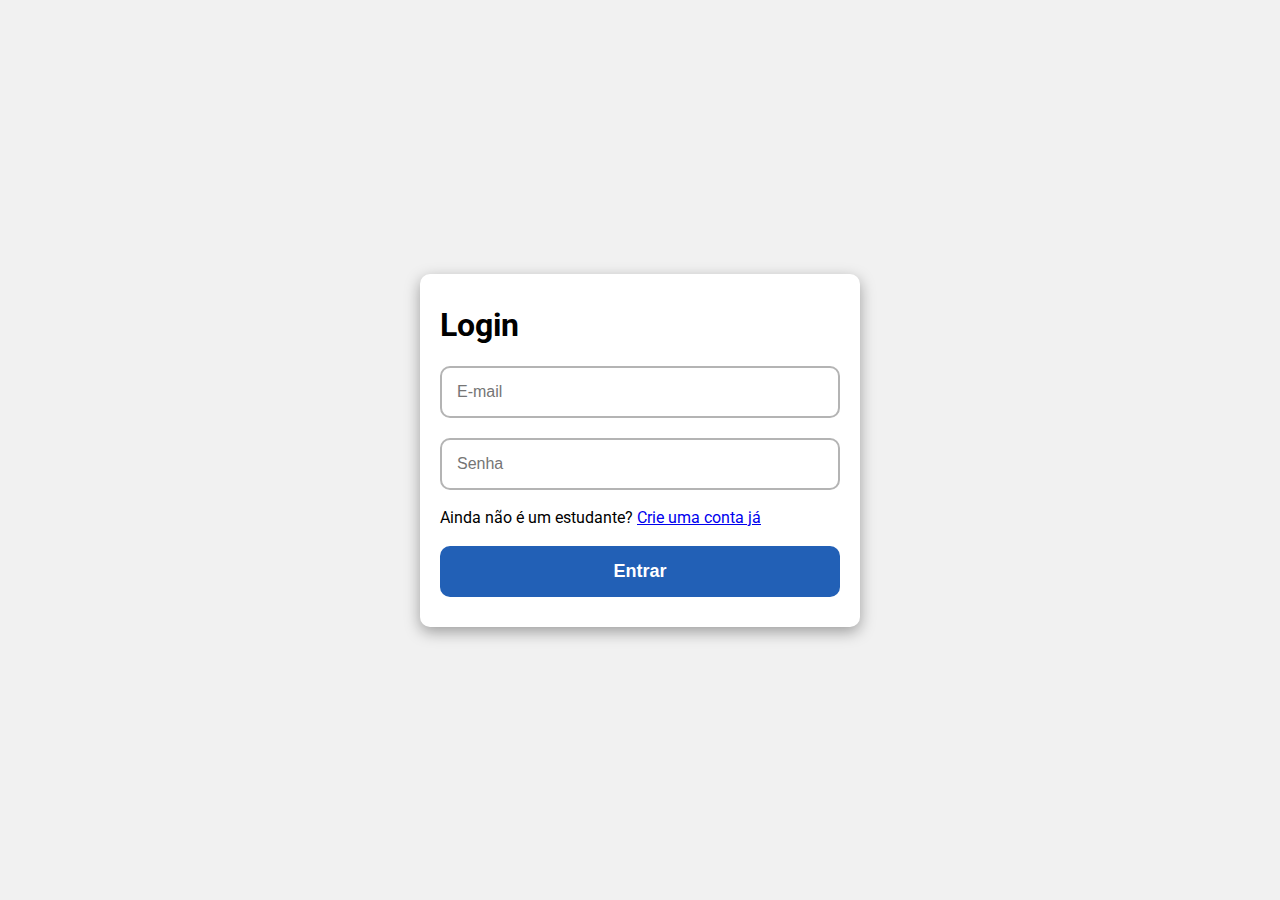
<file: index.html>
<!DOCTYPE html>
<html lang="en">
<head>
  <title>English App - SignIn</title>

  <meta charset="UTF-8">
  <meta http-equiv="X-UA-Compatible" content="IE=edge">
  <meta name="viewport" content="width=device-width, initial-scale=1.0">
  <link rel="stylesheet" href="global.css">
  <link rel="stylesheet" href="styles.css">
  <link rel="icon" href="https://icons.iconarchive.com/icons/custom-icon-design/flag-3/256/United-States-Flag-icon.png">
  <link rel="preconnect" href="https://fonts.googleapis.com">
  <link rel="preconnect" href="https://fonts.gstatic.com" crossorigin>
  <link href="https://fonts.googleapis.com/css2?family=Roboto:ital,wght@0,400;0,700;1,400&display=swap" rel="stylesheet">
</head>
<body>

  <div class="container">
    <div class="card">
      <h1>Login</h1>

      <input type="email" placeholder="E-mail">
      <input type="password" placeholder="Senha">
      
      <p>Ainda não é um estudante? <a href="./signup.html">Crie uma conta já</a></p>

      <button class="signin"> Entrar </button>
    </div>
  </div>
</body>
</html>
</file>
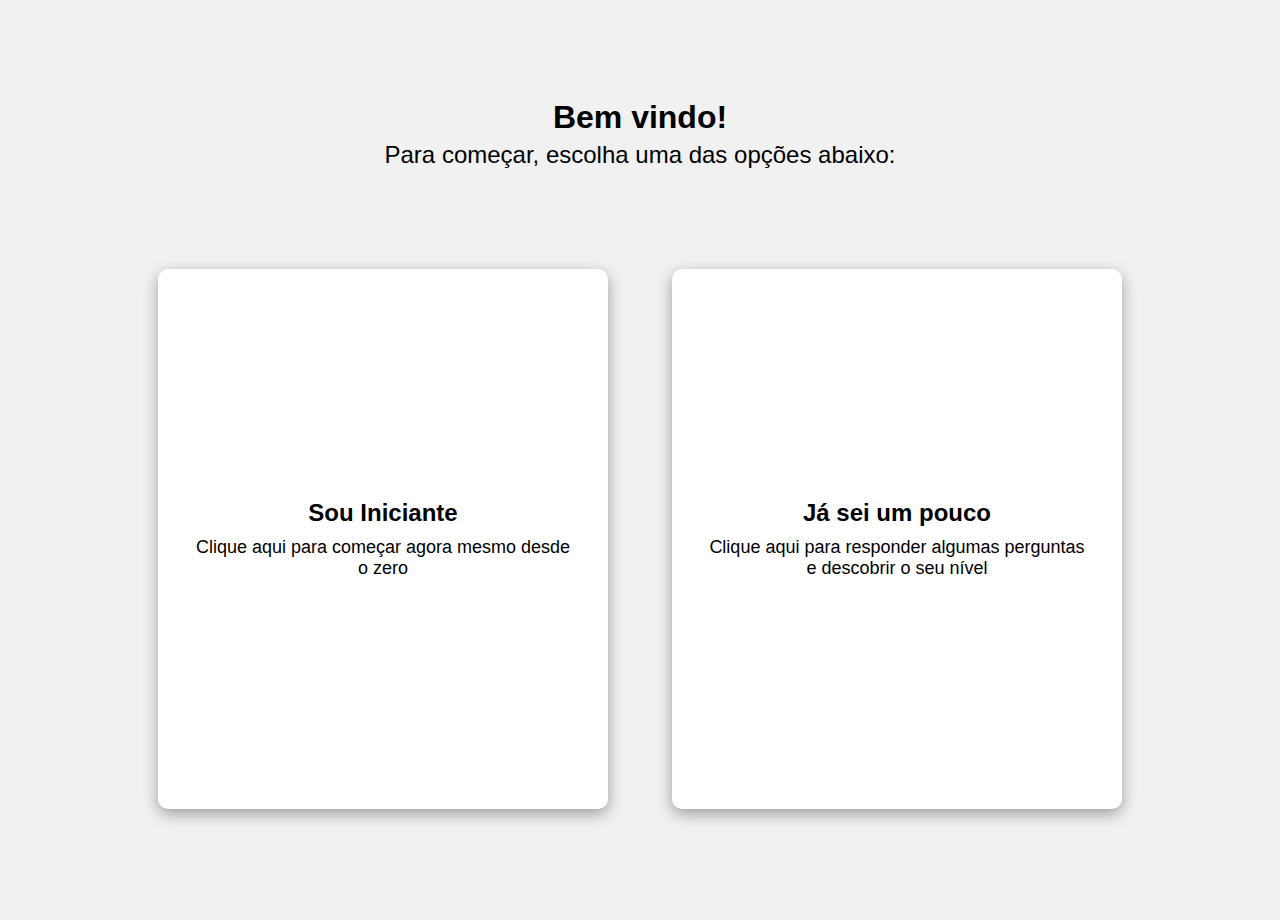
<file: chooseLevel.html>
<!DOCTYPE html>
<html lang="en">
  <head>
    <title>English App - Choose Level</title>

    <meta charset="UTF-8">
    <meta http-equiv="X-UA-Compatible" content="IE=edge">
    <meta name="viewport" content="width=device-width, initial-scale=1.0">
    <link rel="stylesheet" href="global.css">
    <link rel="stylesheet" href="chooseLevel.css">
  </head>
  <body>
    <div class="container">
      <div class="titleWrapper" >
        <h1>Bem vindo!</h1>
        <p>Para começar, escolha uma das opções abaixo:</p>
      </div>
    
      <div class="cardsWrapper">
        <button class="card basic">
          <h2>Sou Iniciante</h2>
          <h3>Clique aqui para começar agora mesmo desde o zero</h3>
        </button>

        <button class="card quiz" onclick="window.location.href='./levelingQuestions.html'">
          <h2>Já sei um pouco</h2>
          <h3>Clique aqui para responder algumas perguntas e descobrir o seu nível</h3>
        </button>
      </div>
    </div>
  </body>
</html>
</file>
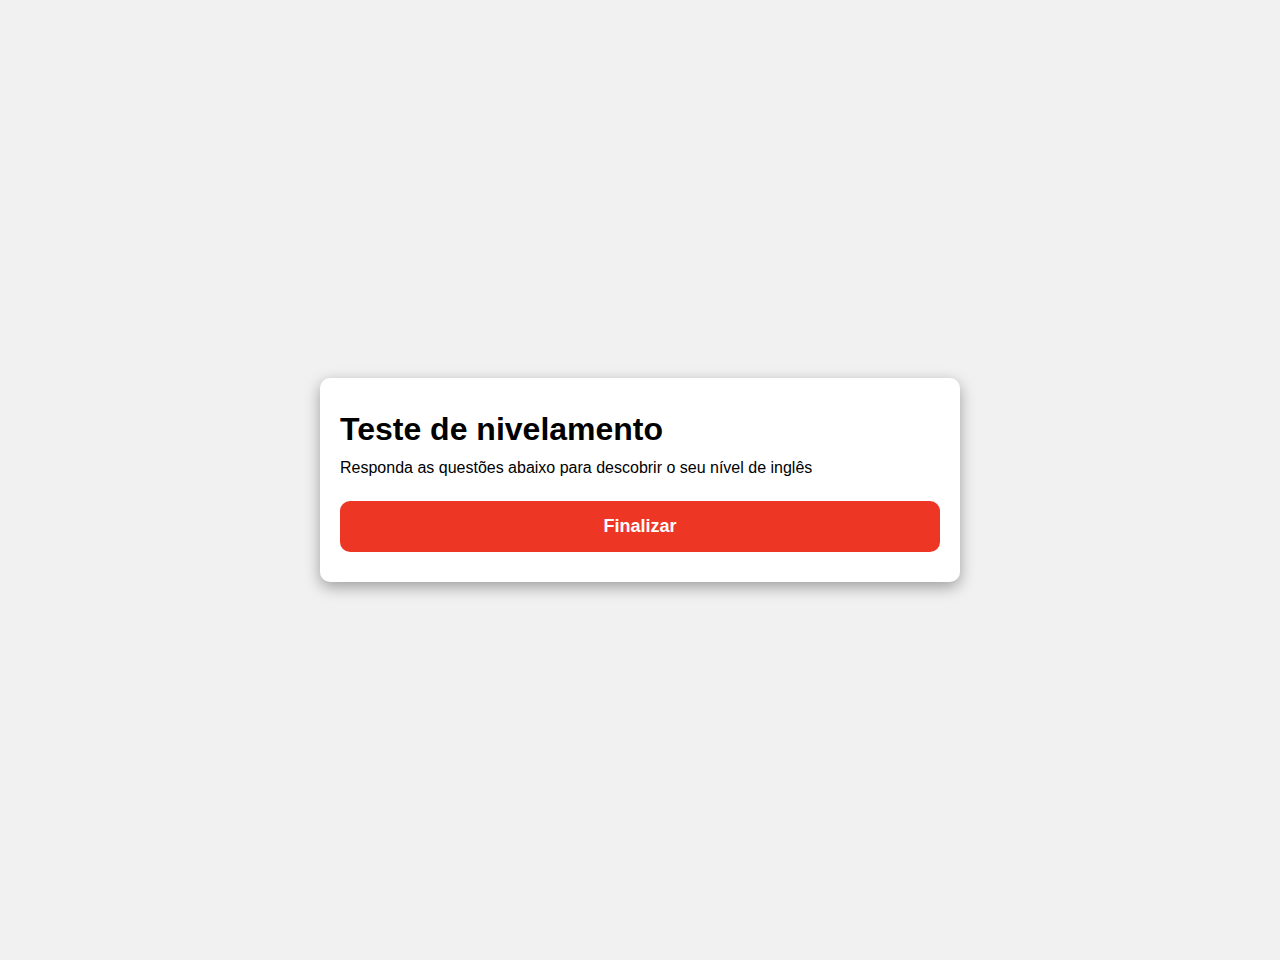
<file: levelingQuestions.html>
<!DOCTYPE html>
<html lang="en">
<head>
  <meta charset="UTF-8">
  <meta http-equiv="X-UA-Compatible" content="IE=edge">
  <meta name="viewport" content="width=device-width, initial-scale=1.0">
  <link rel="stylesheet" href="global.css">
  <link rel="stylesheet" href="levelingQuestions.css"> 
  <title>English app - leveling</title>
</head>
<body>
  <div class="container">
    <div class="card">
      <form id='form'>
        <h1>Teste de nivelamento</h1>
        <h2>Responda as questões abaixo para descobrir o seu nível de inglês</h2>
        
        <div id="questions">
        </div>

        <button type="submit" > Finalizar </button>
      </form>
    </div>
  </div>
</body>
<script src="./levelingQuestions.js"></script>
</html>
</file>
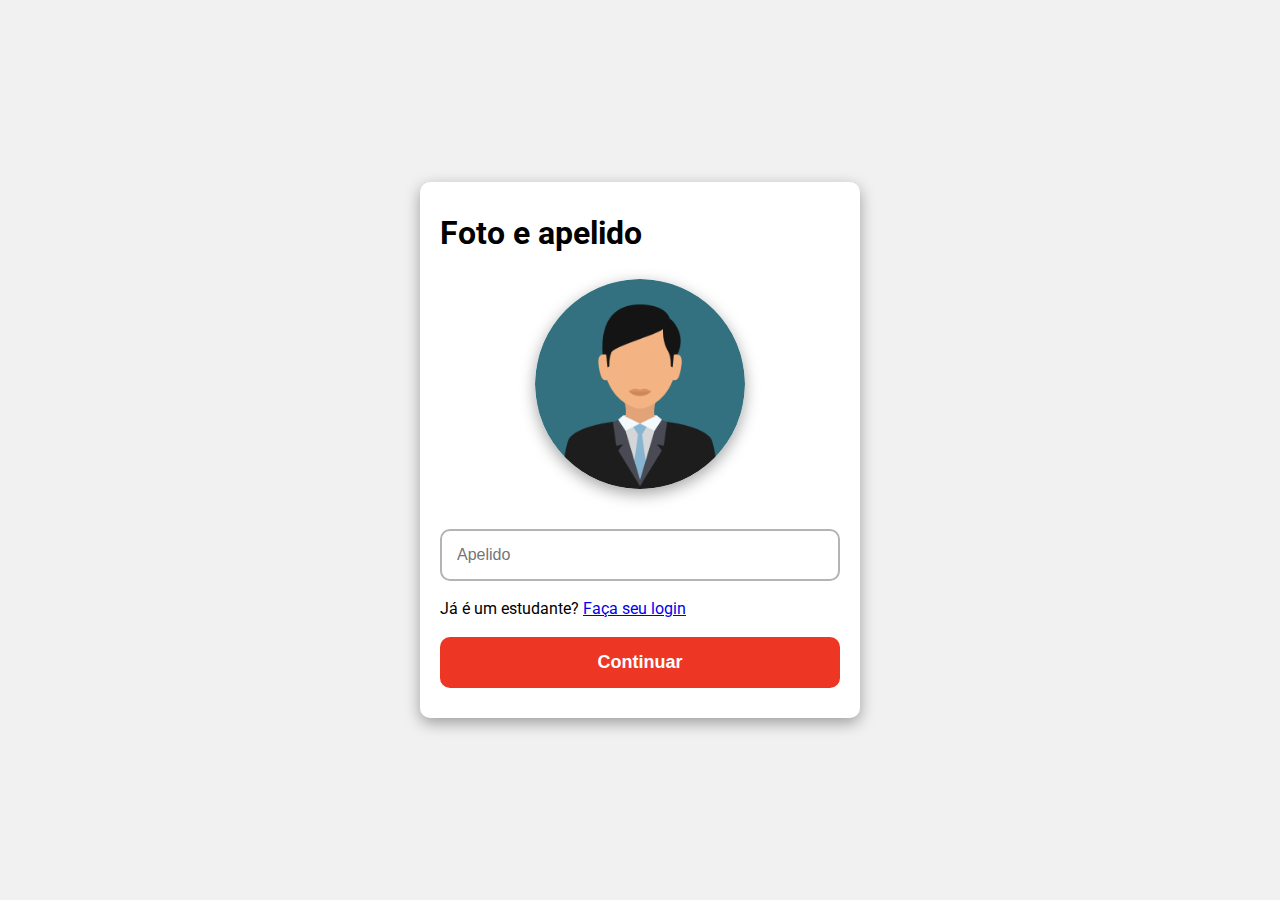
<file: photo.html>
<!DOCTYPE html>
<html lang="en">
<head>
  <title>English App - Photo</title>

  <meta charset="UTF-8">
  <meta http-equiv="X-UA-Compatible" content="IE=edge">
  <meta name="viewport" content="width=device-width, initial-scale=1.0">
  <link rel="stylesheet" href="global.css">
  <link rel="stylesheet" href="photo.css">
  <link rel="icon" href="https://icons.iconarchive.com/icons/custom-icon-design/flag-3/256/United-States-Flag-icon.png">
  <link rel="preconnect" href="https://fonts.googleapis.com">
  <link rel="preconnect" href="https://fonts.gstatic.com" crossorigin>
  <link href="https://fonts.googleapis.com/css2?family=Roboto:ital,wght@0,400;0,700;1,400&display=swap" rel="stylesheet">
  <link rel="stylesheet" href="https:/stackpath.bootstrapcdn.com/font-awesome/4.7.0/css/font-awesome.min.css" crossorigin="anonymous"/>
</head>
<body>
    <div class="container">
      <div class="card">
        <h1>Foto e apelido</h1>

        <div class="photo">
          <input type="file" class="my_file" >
        </div>

        <input type="text" placeholder="Apelido">
        
        <p>Já é um estudante? <a href="/index.html">Faça seu login</a></p>

        <button class="signup"  onclick="window.location.href='./chooseLevel.html'"> Continuar </button>
      </div>
    </div>
</body>
</html>
</file>
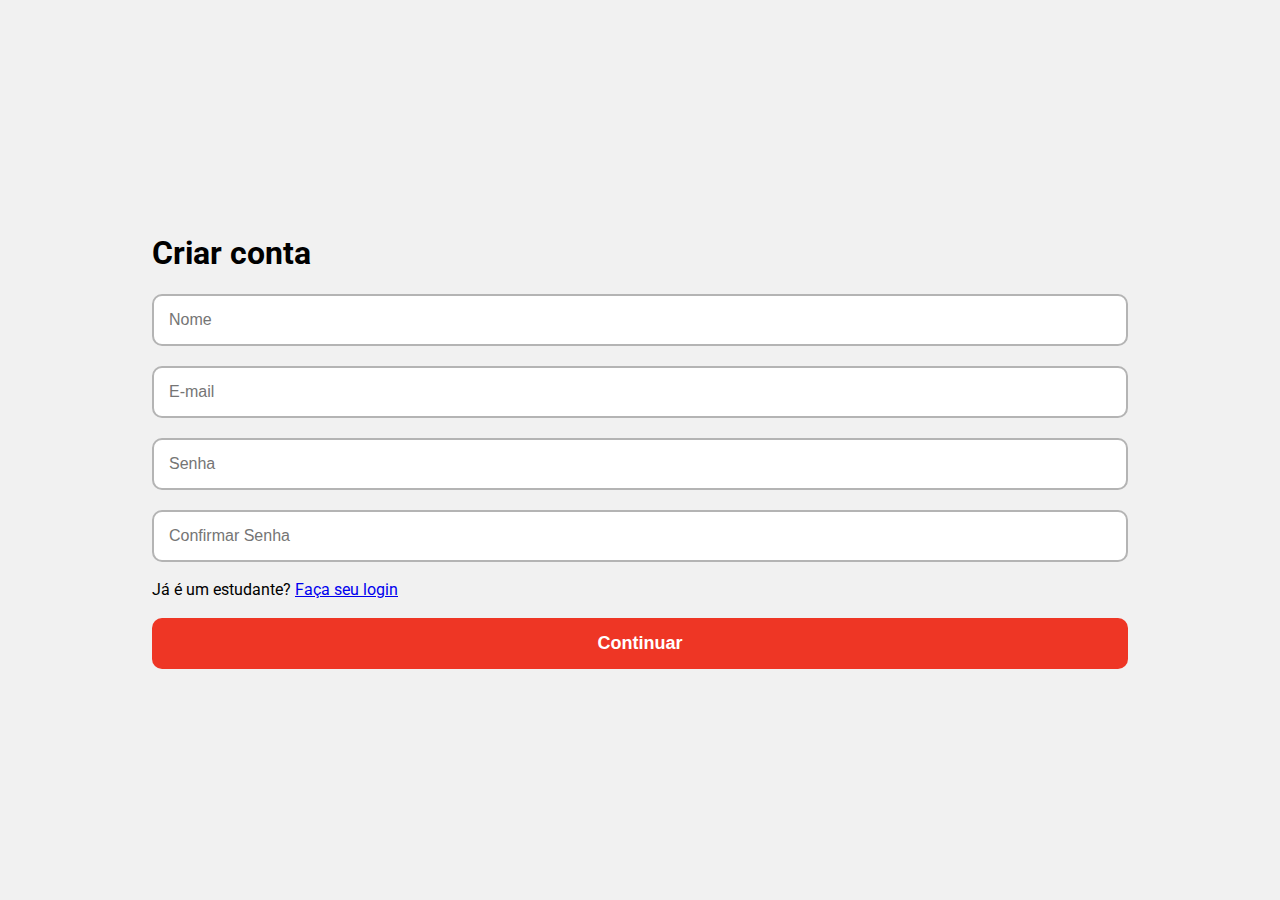
<file: signup.html>
<!DOCTYPE html>
<html lang="en">
<head>
  <title>English App - Signup</title>

  <meta charset="UTF-8">
  <meta http-equiv="X-UA-Compatible" content="IE=edge">
  <meta name="viewport" content="width=device-width, initial-scale=1.0">
  <link rel="stylesheet" href="global.css">
  <link rel="stylesheet" href="styles.css">
  <link rel="icon" href="https://icons.iconarchive.com/icons/custom-icon-design/flag-3/256/United-States-Flag-icon.png">
  <link rel="preconnect" href="https://fonts.googleapis.com">
  <link rel="preconnect" href="https://fonts.gstatic.com" crossorigin>
  <link href="https://fonts.googleapis.com/css2?family=Roboto:ital,wght@0,400;0,700;1,400&display=swap" rel="stylesheet">
</head>
<body>

  <div class="container">
    <div class="content">
      <h1>Criar conta</h1>

      <input type="text" placeholder="Nome">
      <input type="email" placeholder="E-mail">
      <input type="password" placeholder="Senha">
      <input type="password" placeholder="Confirmar Senha">
      
      <p>Já é um estudante? <a href="/index.html">Faça seu login</a></p>

      <button class="signup"> Continuar </button>
    </div>
  </div>
</body>
</html>
</file>
<file: global.css>
html, body, div, span, applet, object, iframe,
h1, h2, h3, h4, h5, h6, p, blockquote, pre,
a, abbr, acronym, address, big, cite, code,
del, dfn, em, img, ins, kbd, q, s, samp,
small, strike, strong, sub, sup, tt, var,
b, u, i, center,
dl, dt, dd, ol, ul, li,
fieldset, form, label, legend,
table, caption, tbody, tfoot, thead, tr, th, td,
article, aside, canvas, details, embed, 
figure, figcaption, footer, header, hgroup, 
menu, nav, output, ruby, section, summary,
time, mark, audio, video {
    margin: 0;
    padding: 0;
    border: 0;
    font-size: 100%;
    font: inherit;
    vertical-align: baseline;
}
/* HTML5 display-role reset for older browsers */
article, aside, details, figcaption, figure, 
footer, header, hgroup, menu, nav, section {
    display: block;
}
body {
    line-height: 1;
    font-family: 'Roboto', sans-serif;
}
ol, ul {
    list-style: none;
}
blockquote, q {
    quotes: none;
}
blockquote:before, blockquote:after,
q:before, q:after {
    content: '';
    content: none;
}
table {
    border-collapse: collapse;
    border-spacing: 0;
}
input {
  box-sizing: border-box;
}

:root {
  --background: rgb(241, 241, 241) ;
  --card-background: white;
  --blue: #2260b6;
  --red: #EE3625;
}
</file>
<file: styles.css>
.container{
  background: var(--background);
  display: flex;
  height: 100vh;
  justify-content: center;
  align-items: center;
}

.card {
  background: var(--card-background);
  height: fit-content;
  width: 400px;
  padding: 20px;
  border-radius: 10px;
  box-shadow: rgba(0, 0, 0, 0.35) 0px 5px 15px;
}

input {
  padding: 15px;
  margin: 10px 0px;
  width: 100%;
  font-size: 16px;
  border-radius: 10px;
  border: 2px solid rgb(180, 180, 180);
}

h1 {
  color: rgb(0, 0, 0);
  font-size: xx-large;
  font-weight: bold;
  margin: 15px 0px;
}

button {
  width: 100%;
  padding: 15px;
  font-size: 18px;
  font-weight: bold;
  margin: 10px 0px;
  border-radius: 10px;
  cursor: pointer;
  transition: 2ms;
  color: white;
  border: none;
}

button:hover {
  filter: brightness(0.9);
}

.signin{
  background: var(--blue);
}

.signup{
  background: var(--red) ;
}

p {
  margin: 10px 0;
}
</file>
<file: chooseLevel.css>
.container {
  background: var(--background);
  height: 100vh;
  display: flex;
  justify-content: space-evenly;
  align-items: center;
  flex-direction: column;
  overflow: hidden;
  padding: 10px;
}

.titleWrapper {
  text-align: center;
}

h1 {
  font-weight: bold;
  font-size: xx-large;
  margin-bottom: 10px;
}

p {
  font-size: 24px;
}

.cardsWrapper{
  display: flex;
  gap: 64px;
  padding: 10px;
}

.card {
  background: var(--card-background);
  padding: 30px;
  height: 60vh;
  width: 50vh;
  border: 4px solid transparent;
  border-radius: 10px;
  box-shadow: rgba(0, 0, 0, 0.35) 0px 5px 15px;
  transition: 0.2s;
}

.card:hover{
  transform: scale(1.1);
}

.card.basic:hover {
  border-color: var(--red);
}

.card.quiz:hover {
  border-color: var(--red);
}

h2 {
  font-size: x-large;
  font-weight: bold;
  margin-bottom: 10px;
}

h3 {
  font-size: large;
  font-weight: 300;
}
</file>
<file: levelingQuestions.css>
.container {
  background: var(--background);
  display: flex;
  align-items: center;
  justify-content: center;
  min-height: 100vh;
  flex-direction: column;
  padding: 30px;
}

.card {
  background: var(--card-background);
  height: fit-content;
  width: 600px;
  padding: 20px;
  border-radius: 10px;
  box-shadow: rgba(0, 0, 0, 0.35) 0px 5px 15px;
}

input {
  padding: 15px;
  margin: 10px 0px;
  width: 100%;
  font-size: 16px;
  border-radius: 10px;
  border: 2px solid rgb(180, 180, 180);
}

h1 {
  color: rgb(0, 0, 0);
  font-size: xx-large;
  font-weight: bold;
  margin: 15px 0px;
}

button {
  width: 100%;
  padding: 15px;
  font-size: 18px;
  font-weight: bold;
  margin: 10px 0px;
  border-radius: 10px;
  cursor: pointer;
  transition: 2ms;
  color: white;
  border: none;
  background: var(--red);
}

button:hover {
  filter: brightness(0.9);
}

p {
  margin: 10px 0;
}

#questions {
  margin: 15px 0px;
}

.questionWrapper {
  margin: 10px 0;
  border: 2px solid rgb(214, 214, 214);
  padding: 10px;
  border-radius: 10px;
}

.questionWrapper p {
  font-size: 20px;
}

.answer input {
  width: unset;
  margin-right: 10px;
}
</file>
<file: photo.css>
.container{
  background: var(--background);
  display: flex;
  height: 100vh;
  justify-content: center;
  align-items: center;
}

.card {
  background: var(--card-background);
  height: fit-content;
  width: 400px;
  padding: 20px;
  border-radius: 10px;
  box-shadow: rgba(0, 0, 0, 0.35) 0px 5px 15px;
}

input[type = 'text'] {
  padding: 15px;
  margin: 10px 0px;
  width: 100%;
  font-size: 16px;
  border-radius: 10px;
  border: 2px solid rgb(180, 180, 180);
}

h1 {
  color: rgb(0, 0, 0);
  font-size: xx-large;
  font-weight: bold;
  margin: 15px 0px;
}

button {
  background-color: var(--red);
  width: 100%;
  padding: 15px;
  font-size: 18px;
  font-weight: bold;
  margin: 10px 0px;
  border-radius: 10px;
  cursor: pointer;
  transition: 2ms;
  color: white;
  border: none;
}

button:hover {
  filter: brightness(0.9);
}

p {
  margin: 10px 0;
}

.photo {
  margin: 30px auto;
  height: 150px;
  width: 150px;
  background: url("./photo.png");
  background-size: 100% 100%;
  overflow: hidden;
  padding: 30px;
  border-radius: 50%;
  box-shadow: rgba(0, 0, 0, 0.35) 0px 5px 15px;
  position: relative;
}

.my_file {
  position: absolute;
  bottom: 0px;
  outline: none;
  color: transparent;
  width: 100%;
  padding: 20px 85px;
  cursor: pointer;
  box-sizing: border-box;
  transition: 0.5s;
  left: 0;
  background: rgba(0, 0, 0, 0.5);
  opacity: 0;
}

.my_file:hover{
  opacity: 1;
}

.my_file::-webkit-file-upload-button {
  visibility: hidden;
} 

.my_file::before {
  content: '\f030';
  font-family: fontAwesome;
  font-size: 40px;
  color: #fff;
  display: inline-block;
}
</file>
